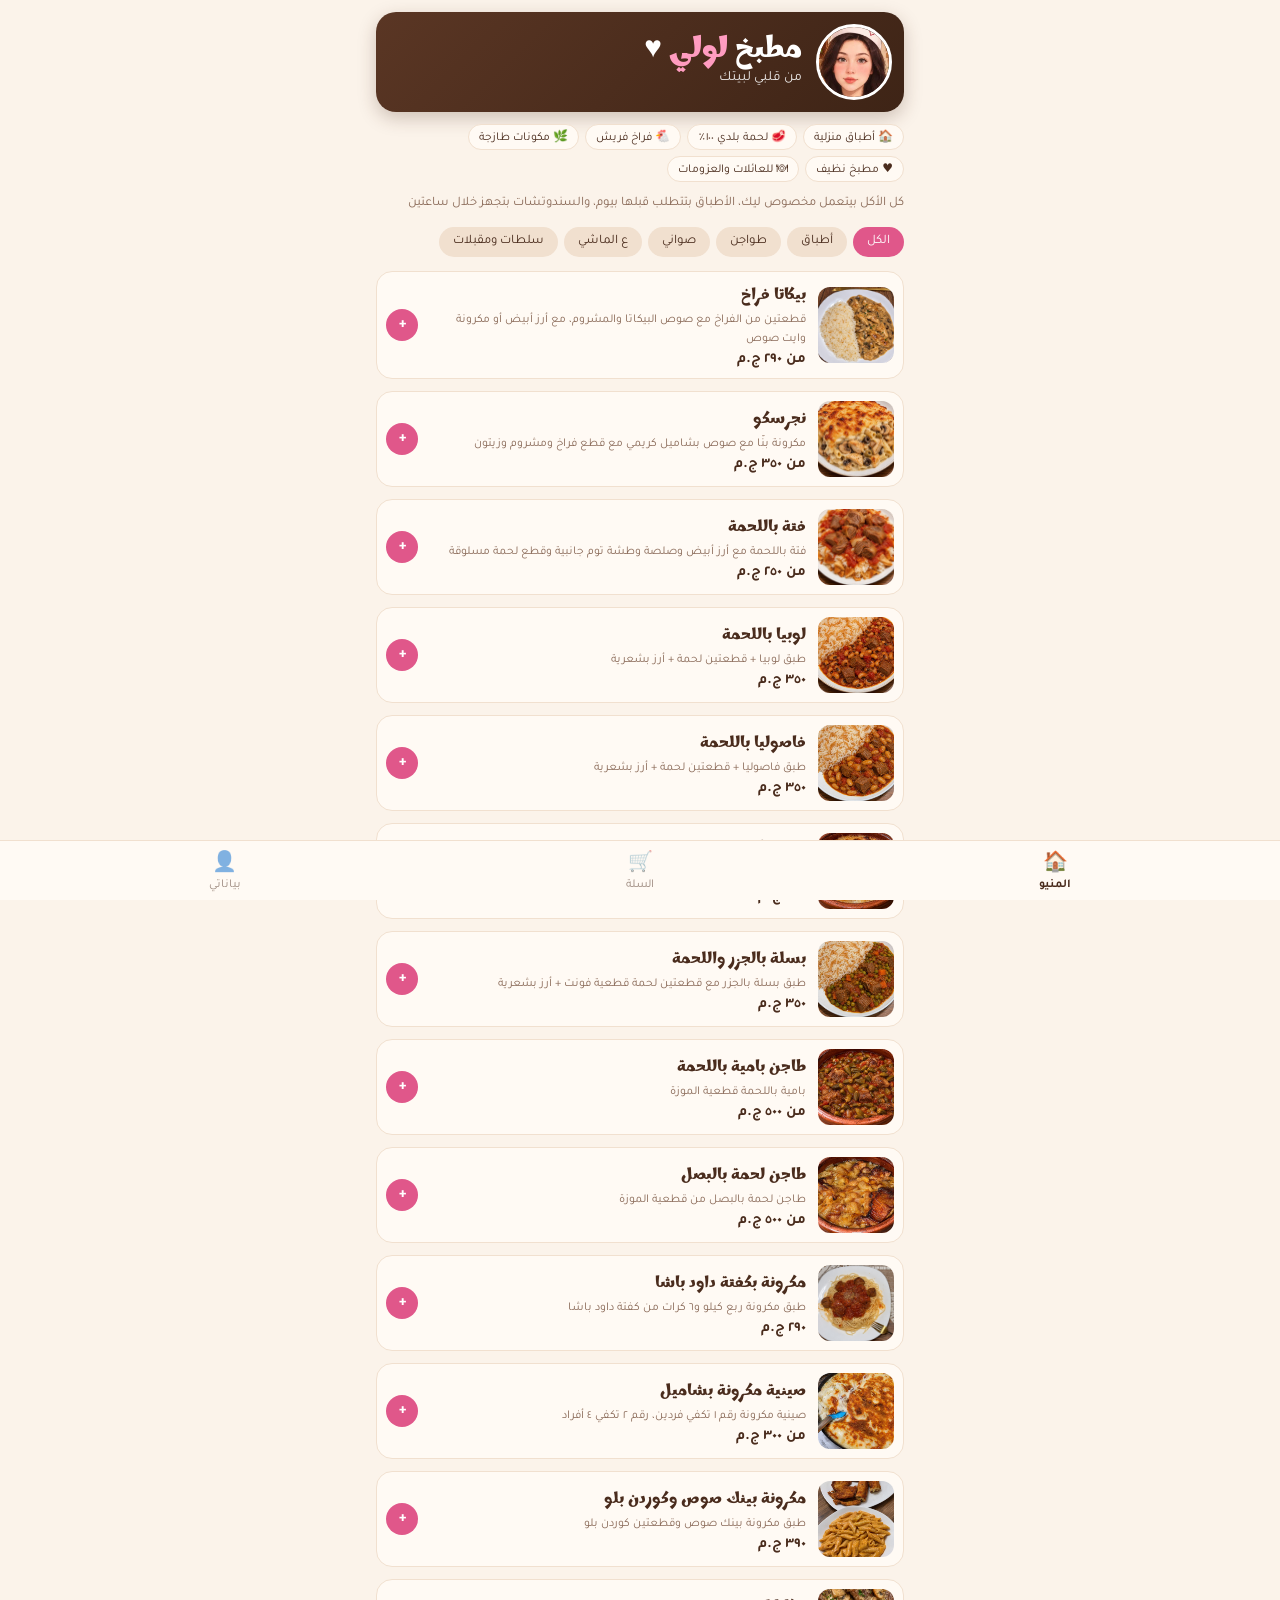
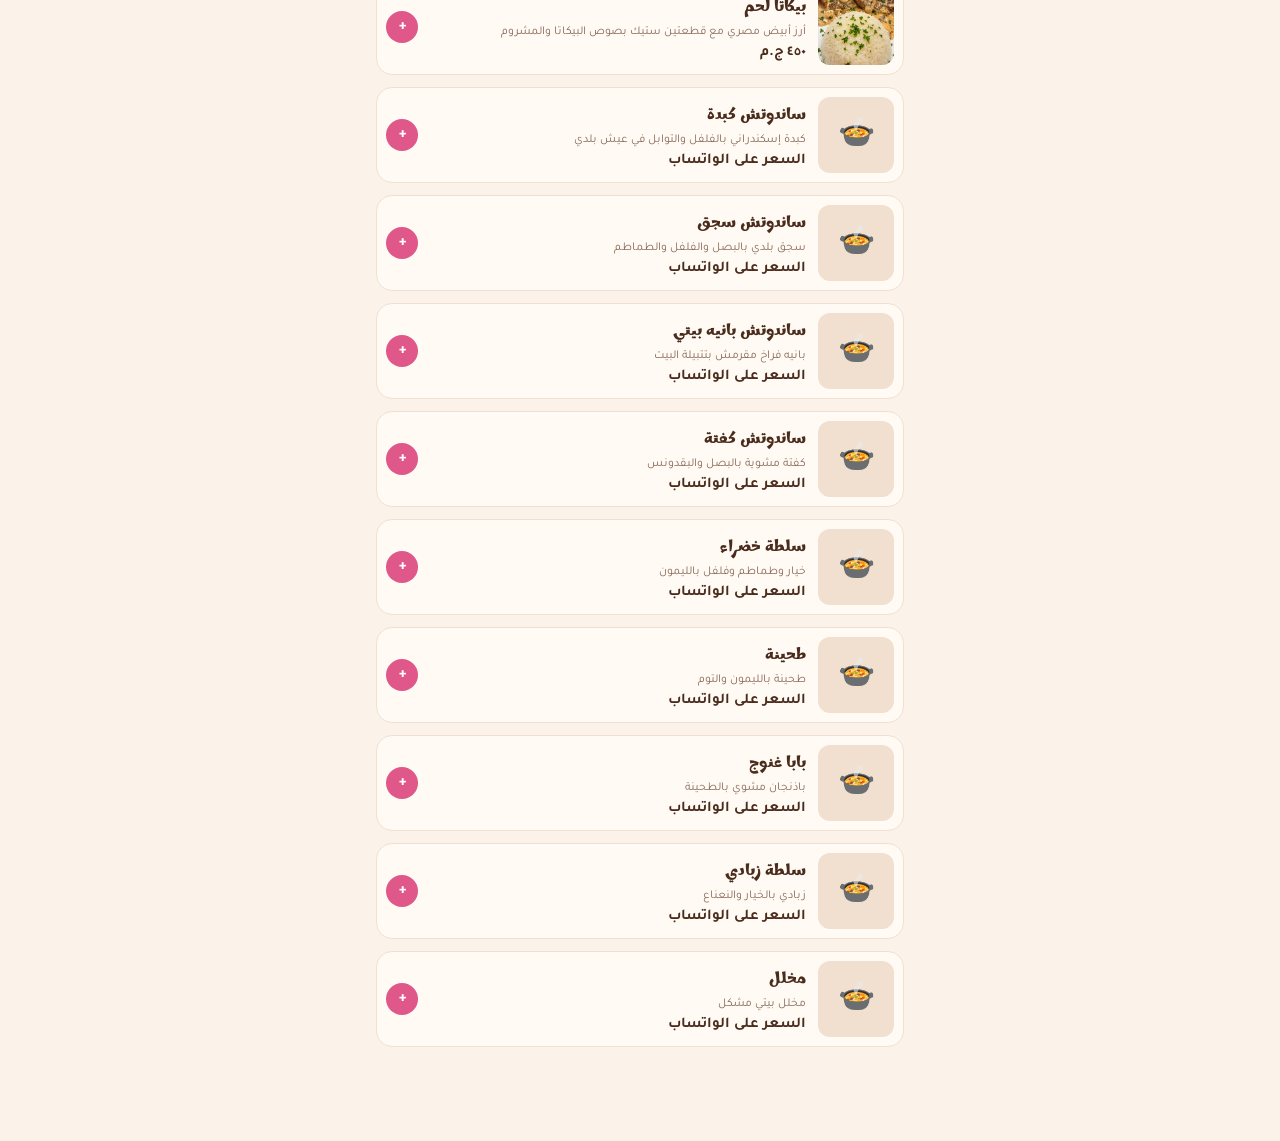
<file: index.html>
<!doctype html>
<html lang="ar" dir="rtl">
<head>
<meta charset="utf-8">
<meta name="viewport" content="width=device-width,initial-scale=1,viewport-fit=cover">
<meta name="theme-color" content="#4a2c1d">
<title>مطبخ لولي</title>
<link rel="manifest" href="manifest.webmanifest">
<link rel="icon" href="images/avatar.jpg"><link rel="apple-touch-icon" href="images/avatar.jpg">
<link rel="stylesheet" href="https://fonts.googleapis.com/css2?family=Marhey:wght@500;600&family=El+Messiri:wght@500;700&family=Tajawal:wght@400;500;700&display=swap">
<link rel="stylesheet" href="style.css">
</head>
<body>
<main class="page" id="view"></main>
<nav class="nav">
  <a href="#" data-v="menu"><i>🏠</i>المنيو</a>
  <a href="#cart" data-v="cart"><i>🛒</i>السلة<span class="badge" id="count" hidden></span></a>
  <a href="#me" data-v="me"><i>👤</i>بياناتي</a>
</nav>
<div id="sheet"></div>
<script type="module">
import { TYPES, listItems, cart, cartTotals, orderMessage, whatsappUrl, getSettings, money, esc, ls } from './app.js';

const $ = s => document.querySelector(s), view = $('#view');
let items = [], settings, filter = 'الكل';
const thumb = (it, cls = 'thumb') => `<div class="${cls}" style="${it.image ? `background-image:url('${it.image}')` : ''}">${it.image ? '' : '🍲'}</div>`;
const fromPrice = it => { const p = it.sizes.map(s => s.price).filter(x => x != null && x !== '');
  return p.length ? (it.sizes.length > 1 ? 'من ' : '') + money(Math.min(...p)) : money(null); };
const toast = t => { const d = document.createElement('div'); d.className = 'toast'; d.textContent = t; document.body.append(d); setTimeout(() => d.remove(), 1800); };
const updateCount = () => { const n = cart.get().reduce((a, l) => a + l.qty, 0); $('#count').hidden = !n; $('#count').textContent = n; };

function menu() {
  const list = items.filter(x => !x.hidden && (filter === 'الكل' || x.type === filter));
  view.innerHTML = `<div class="brand"><img src="images/avatar.jpg" alt=""><div><h1>مطبخ <b>لولي</b> ♥</h1><p>من قلبي لبيتك</p></div></div>
    <div class="perks"><span>🏠 أطباق منزلية</span><span>🥩 لحمة بلدي ١٠٠٪</span><span>🐔 فراخ فريش</span><span>🌿 مكونات طازجة</span><span>♥ مطبخ نظيف</span><span>🍽 للعائلات والعزومات</span></div>
    <p class="mut">كل الأكل بيتعمل مخصوص ليك، الأطباق بتتطلب قبلها بيوم، والسندوتشات بتجهز خلال ساعتين</p>
    <div class="chips">${['الكل', ...Object.keys(TYPES)].map(t => `<button class="chip ${t === filter ? 'on' : ''}" data-f="${t}">${TYPES[t] || t}</button>`).join('')}</div>
    ${list.map(it => `<button class="card item" data-open="${it.id}">${thumb(it)}<div class="t"><h3>${esc(it.name)}</h3><p>${esc(it.description)}</p><span class="num">${fromPrice(it)}</span></div><span class="plus" aria-hidden="true">+</span></button>`).join('') || '<p class="empty">مفيش أصناف هنا دلوقتي</p>'}`;
}

function openDish(id) {
  const it = items.find(x => x.id === id); let qty = 1;
  $('#sheet').innerHTML = `<div class="sheet" id="bg"><div role="dialog" aria-label="${esc(it.name)}">
    ${thumb(it, 'hero')}
    <div class="line"><h2>${esc(it.name)}</h2><button class="btn ghost small" id="x">إغلاق</button></div>
    <p>${esc(it.description)}</p>
    ${it.ingredients ? `<p class="mut"><b>المكونات:</b> ${esc(it.ingredients)}</p>` : ''}
    ${it.weight ? `<p class="mut"><b>الوزن:</b> ${esc(it.weight)}</p>` : ''}
    <span class="tag">${esc(it.type)}${it.prep ? ' · ⏱ يُطلب ' + esc(it.prep) : ''}</span>
    ${it.sizes.length > 1 ? '<h3>اختار الحجم</h3>' : ''}
    ${it.sizes.map((s, i) => `<label class="card size"><span class="row"><input type="radio" name="sz" value="${i}" ${i ? '' : 'checked'}> ${esc(s.label)}</span><span class="num">${money(s.price)}</span></label>`).join('')}
    <div class="row"><div class="qty"><button id="m" aria-label="أقل">−</button><b id="q" class="num">1</b><button id="p" aria-label="أكتر">+</button></div>
    <button class="btn grow" id="add">أضف للسلة</button></div></div></div>`;
  const close = () => $('#sheet').innerHTML = '';
  $('#x').onclick = close; $('#bg').onclick = e => e.target.id === 'bg' && close();
  $('#m').onclick = () => $('#q').textContent = qty = Math.max(1, qty - 1);
  $('#p').onclick = () => $('#q').textContent = ++qty;
  $('#add').onclick = () => {
    const size = +document.querySelector('[name=sz]:checked').value, c = cart.get();
    const l = c.find(x => x.id === id && x.size === size);
    l ? l.qty += qty : c.push({ id, size, qty });
    cart.set(c); updateCount(); close(); toast('اتضاف للسلة');
  };
}

function cartView() {
  const t = cartTotals(cart.get(), items), me = ls.get('me', {});
  if (!t.rows.length) return view.innerHTML = '<h1>السلة</h1><p class="empty">السلة فاضية. اختار من المنيو.</p><a class="btn dark" href="#">روح للمنيو</a>';
  view.innerHTML = `<h1>السلة</h1>
    ${t.rows.map((r, i) => `<div class="card item">${thumb(r)}<div class="t"><h3>${esc(r.name)}</h3><p>${esc(r.sizeLabel)}</p><span class="num">${r.price == null ? money(null) : money(r.price * r.qty)}</span></div>
      <div class="qty"><button data-q="${i}" data-d="-1" aria-label="أقل">−</button><b class="num">${r.qty}</b><button data-q="${i}" data-d="1" aria-label="أكتر">+</button></div></div>`).join('')}
    <div class="line"><h3>الإجمالي</h3><span class="num" style="font-size:20px">${money(t.total)}</span></div>
    ${t.unpriced ? '<p class="note">في أصناف سعرها هيتحدد معاك على الواتساب.</p>' : ''}
    <form id="f" class="card" style="padding:14px;display:grid;gap:10px">
      <label class="f">الاسم<input id="name" required autocomplete="name" value="${esc(me.name)}"></label>
      <label class="f">رقم الموبايل<input id="phone" required type="tel" autocomplete="tel" value="${esc(me.phone)}"></label>
      <label class="f">العنوان بالتفصيل<textarea id="address" required autocomplete="street-address">${esc(me.address)}</textarea></label>
      <label class="f">يوم التسليم<input id="date" type="date"></label>
      <label class="f">ملاحظات<textarea id="notes"></textarea></label>
      <label class="row" style="font-size:13px"><input type="checkbox" id="save" style="width:auto" ${me.name ? 'checked' : ''}> احفظ بياناتي على الموبايل ده للمرة الجاية</label>
      <button class="btn wa">اطلب على واتساب</button>
      <p class="mut" style="text-align:center">الطلب هيتبعت رسالة واتساب، والحساب والتوصيل بنتفق عليهم هناك</p>
    </form>`;
  $('#date').min = new Date().toISOString().slice(0, 10);
  $('#f').onsubmit = e => {
    e.preventDefault();
    const c = Object.fromEntries(['name', 'phone', 'address', 'date', 'notes'].map(k => [k, $('#' + k).value.trim()]));
    ls.set('me', $('#save').checked ? { name: c.name, phone: c.phone, address: c.address } : {});
    location.href = whatsappUrl(settings.whatsapp, orderMessage(cartTotals(cart.get(), items), c));
  };
}

function me() {
  const m = ls.get('me', {});
  view.innerHTML = `<h1>بياناتي</h1><p class="mut">بياناتك بتتحفظ على الموبايل ده بس، عشان متكتبهاش كل مرة.</p>
    <form id="f" class="card" style="padding:14px;display:grid;gap:10px">
      <label class="f">الاسم<input id="name" autocomplete="name" value="${esc(m.name)}"></label>
      <label class="f">رقم الموبايل<input id="phone" type="tel" autocomplete="tel" value="${esc(m.phone)}"></label>
      <label class="f">العنوان<textarea id="address">${esc(m.address)}</textarea></label>
      <button class="btn dark">احفظ</button></form>
    <button class="btn red" id="clr">امسح السلة</button>`;
  $('#f').onsubmit = e => { e.preventDefault(); ls.set('me', { name: $('#name').value, phone: $('#phone').value, address: $('#address').value }); toast('اتحفظ'); };
  $('#clr').onclick = () => { cart.set([]); updateCount(); toast('السلة اتمسحت'); };
}

function route() {
  const v = location.hash.slice(1) || 'menu';
  document.querySelectorAll('.nav a').forEach(a => a.classList.toggle('on', a.dataset.v === v));
  ({ cart: cartView, me }[v] || menu)(); updateCount(); scrollTo(0, 0);
}
view.onclick = e => {
  const f = e.target.closest('[data-f]'), o = e.target.closest('[data-open]'), q = e.target.closest('[data-q]');
  if (f) { filter = f.dataset.f; menu(); }
  if (o) openDish(o.dataset.open);
  if (q) { const c = cartTotals(cart.get(), items).rows.map(({ id, size, qty }) => ({ id, size, qty })), r = c[q.dataset.q];
    r.qty += +q.dataset.d; cart.set(c.filter(x => x.qty > 0)); cartView(); updateCount(); }
};
addEventListener('hashchange', route);
view.innerHTML = '<p class="empty">جاري التحميل…</p>';
try { [items, settings] = await Promise.all([listItems(), getSettings()]); route(); }
catch (e) { view.innerHTML = '<p class="empty">مقدرناش نحمّل المنيو. اتأكد من النت وجرّب تاني.</p>'; console.error(e); }
</script>
</body>
</html>
</file>
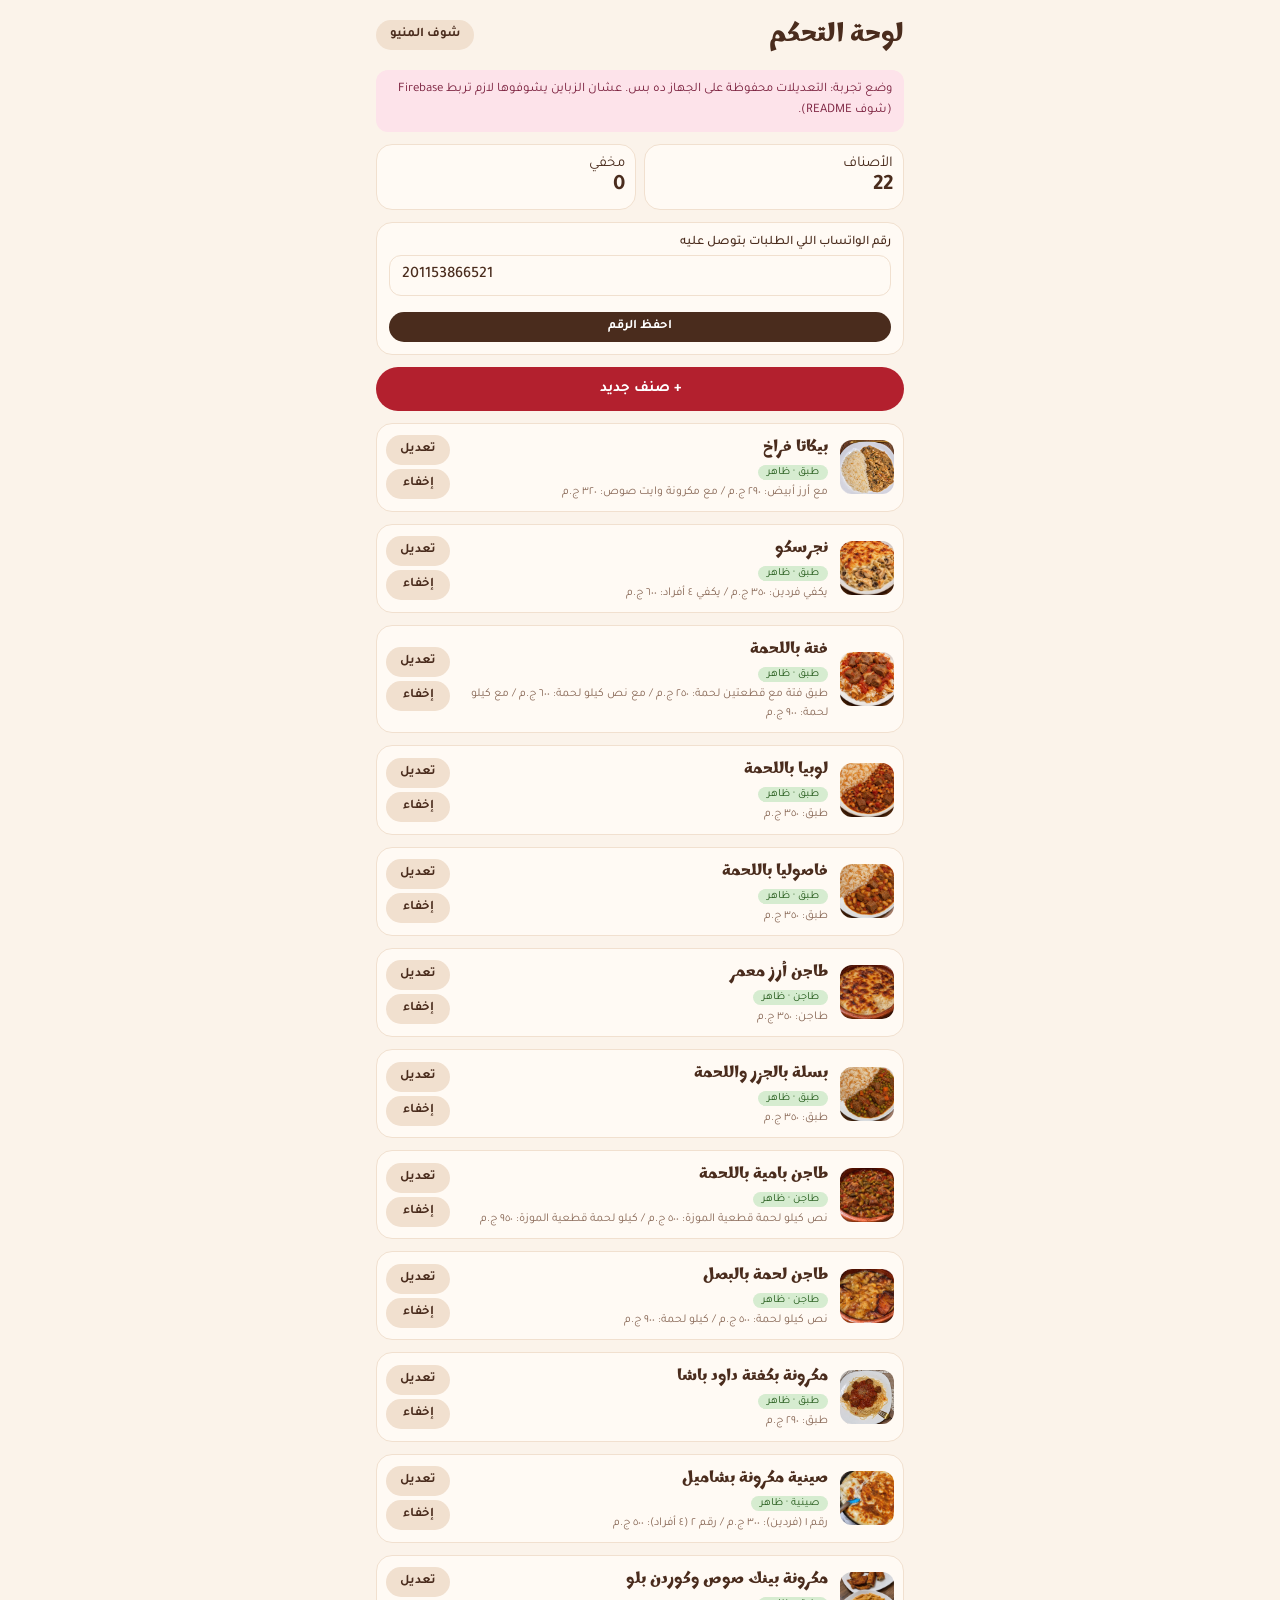
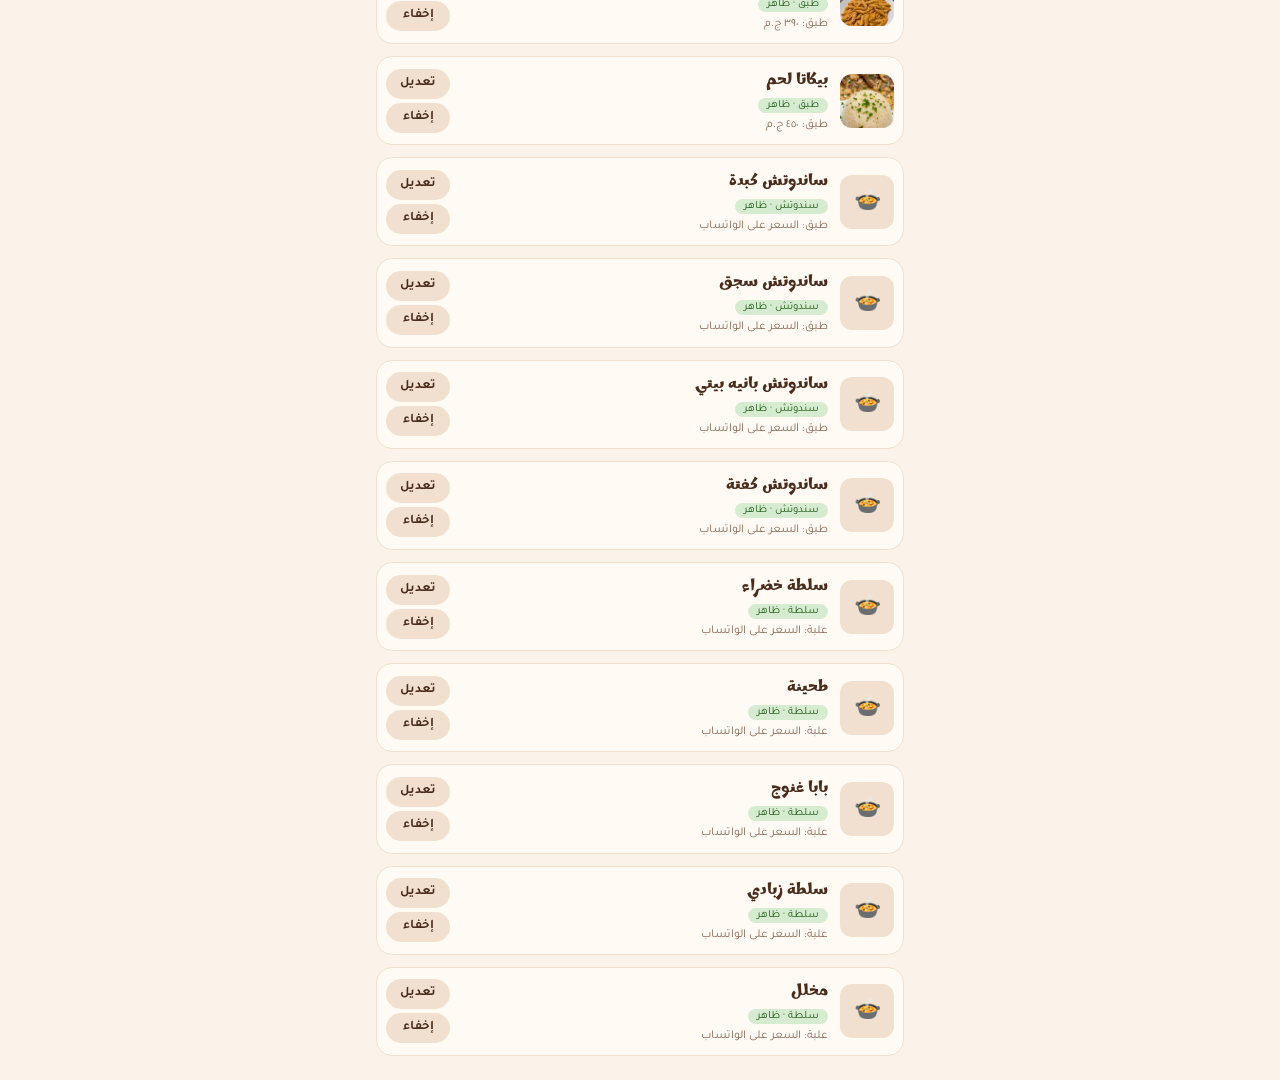
<file: admin.html>
<!doctype html>
<html lang="ar" dir="rtl">
<head>
<meta charset="utf-8">
<meta name="viewport" content="width=device-width,initial-scale=1,viewport-fit=cover">
<meta name="theme-color" content="#4a2c1d">
<meta name="robots" content="noindex">
<title>لوحة التحكم - مطبخ لولي</title>
<link rel="icon" href="images/avatar.jpg">
<link rel="stylesheet" href="https://fonts.googleapis.com/css2?family=Marhey:wght@500;600&family=El+Messiri:wght@500;700&family=Tajawal:wght@400;500;700&display=swap">
<link rel="stylesheet" href="style.css">
</head>
<body style="padding-bottom:0">
<main class="page" id="view"></main>
<div id="sheet"></div>
<script type="module">
import { TYPES, DEMO, listItems, saveItem, deleteItem, seedFirebase, onAdmin, login, logout, resizeImage, money, esc, getSettings, saveSettings, normalizePhone } from './app.js';

const $ = s => document.querySelector(s), view = $('#view');
let items = [], settings;
const toast = t => { const d = document.createElement('div'); d.className = 'toast'; d.textContent = t; d.style.bottom = '24px'; document.body.append(d); setTimeout(() => d.remove(), 1800); };

function loginView() {
  view.innerHTML = `<h1>لوحة التحكم</h1><form id="f" class="card" style="padding:14px;display:grid;gap:10px">
    <label class="f">الإيميل<input id="em" type="email" required autocomplete="username"></label>
    <label class="f">الباسورد<input id="pw" type="password" required autocomplete="current-password"></label>
    <p class="err" id="er"></p><button class="btn dark">دخول</button></form>`;
  $('#f').onsubmit = async e => { e.preventDefault();
    try { await login($('#em').value, $('#pw').value); } catch { $('#er').textContent = 'الإيميل أو الباسورد غلط'; } };
}

async function list() {
  [items, settings] = await Promise.all([listItems(), getSettings()]);
  const hidden = items.filter(x => x.hidden).length;
  view.innerHTML = `<div class="top"><h1>لوحة التحكم</h1><div class="row"><a class="btn ghost small" href="index.html">شوف المنيو</a>${DEMO ? '' : '<button class="btn ghost small" id="out">خروج</button>'}</div></div>
    ${DEMO ? '<p class="note">وضع تجربة: التعديلات محفوظة على الجهاز ده بس. عشان الزباين يشوفوها لازم تربط Firebase (شوف README).</p>' : ''}
    <div class="row"><div class="card grow" style="padding:10px">الأصناف<br><b class="num" style="font-size:22px">${items.length}</b></div>
      <div class="card grow" style="padding:10px">مخفي<br><b class="num" style="font-size:22px">${hidden}</b></div></div>
    <form id="wa" class="card" style="padding:12px;display:grid;gap:8px">
      <label class="f">رقم الواتساب اللي الطلبات بتوصل عليه<input id="wan" type="tel" inputmode="tel" dir="ltr" value="${esc(settings.whatsapp)}" placeholder="01012345678"></label>
      <p class="err" id="waer"></p><button class="btn dark small">احفظ الرقم</button></form>
    <button class="btn" id="new">+ صنف جديد</button>
    ${!items.length && !DEMO ? '<button class="btn ghost" id="seed">ضيف الأصناف الجاهزة (١٣ صنف)</button>' : ''}
    ${items.map(it => `<div class="card item" style="cursor:default">
      <div class="thumb" style="width:54px;height:54px;font-size:22px;${it.image ? `background-image:url('${it.image}')` : ''}">${it.image ? '' : '🍲'}</div>
      <div class="t"><h3>${esc(it.name)}</h3><span><span class="pill ${it.hidden ? 'off-p' : 'on-p'}">${esc(it.type)} · ${it.hidden ? 'مخفي' : 'ظاهر'}</span></span>
        <p>${it.sizes.map(s => `${esc(s.label)}: ${money(s.price)}`).join(' / ')}</p></div>
      <div style="display:grid;gap:4px"><button class="btn ghost small" data-e="${it.id}">تعديل</button>
        <button class="btn ghost small" data-h="${it.id}">${it.hidden ? 'إظهار' : 'إخفاء'}</button></div></div>`).join('')}`;
  $('#new').onclick = () => form();
  $('#wa').onsubmit = async e => { e.preventDefault();
    const n = normalizePhone($('#wan').value);
    if (!n) return $('#waer').textContent = 'الرقم مش صح. اكتبه كده: 01012345678';
    try { await saveSettings({ ...settings, whatsapp: n }); $('#waer').textContent = ''; $('#wan').value = n; toast('رقم الواتساب اتحفظ'); }
    catch { $('#waer').textContent = 'الحفظ فشل، جرّب تاني'; } };
  $('#out') && ($('#out').onclick = logout);
  $('#seed') && ($('#seed').onclick = async () => { $('#seed').disabled = true; await seedFirebase(); list(); });
}

view.onclick = async e => {
  const ed = e.target.closest('[data-e]'), h = e.target.closest('[data-h]');
  if (ed) form(items.find(x => x.id === ed.dataset.e));
  if (h) { const it = items.find(x => x.id === h.dataset.h); h.disabled = true;
    try { await saveItem({ ...it, hidden: !it.hidden }); toast(it.hidden ? 'الصنف ظاهر دلوقتي' : 'الصنف اتخفى من المنيو'); }
    catch (err) { toast(err.message || 'حصلت مشكلة، جرّب تاني'); }
    list(); }
};

function form(it = { name: '', type: 'طبق', description: '', ingredients: '', weight: '', prep: 'قبلها بيوم', image: '', sizes: [{ label: 'طبق', price: '' }], hidden: false }) {
  let image = it.image;
  const sizeRow = (s = { label: '', price: '' }) => `<div class="row sz"><input class="grow" placeholder="الحجم (مثلاً نص كيلو)" value="${esc(s.label)}" required>
    <input type="number" min="0" inputmode="numeric" placeholder="السعر" value="${s.price ?? ''}" style="width:100px"><button type="button" class="btn red small" data-rm aria-label="امسح الحجم">×</button></div>`;
  $('#sheet').innerHTML = `<div class="sheet"><div role="dialog" aria-label="بيانات الصنف"><form id="f" style="display:grid;gap:10px;padding-top:16px">
    <div class="line"><h2>${it.id ? 'تعديل صنف' : 'صنف جديد'}</h2><button type="button" class="btn ghost small" id="x">إلغاء</button></div>
    <label class="f">الصورة<div class="row"><div class="thumb" id="pv" style="${image ? `background-image:url('${image}')` : ''}">${image ? '' : '📷'}</div><input type="file" id="img" accept="image/*"></div></label>
    <label class="f">اسم الصنف<input id="name" required value="${esc(it.name)}"></label>
    <label class="f">النوع<select id="type">${Object.keys(TYPES).map(t => `<option value="${t}" ${t === it.type ? 'selected' : ''}>${t} (${TYPES[t]})</option>`).join('')}</select></label>
    <label class="f">تفاصيل الطبق<textarea id="description">${esc(it.description)}</textarea></label>
    <label class="f">المكونات<textarea id="ingredients">${esc(it.ingredients)}</textarea></label>
    <label class="f">الوزن<input id="weight" placeholder="مثلاً ٥٠٠ جرام" value="${esc(it.weight)}"></label>
    <label class="f">وقت التحضير<input id="prep" value="${esc(it.prep)}"></label>
    <div class="f" style="font-size:13px;font-weight:500">الأحجام والأسعار <span class="mut">(سيب السعر فاضي لو هيتحدد على الواتساب)</span></div>
    <div id="sizes" style="display:grid;gap:6px">${it.sizes.map(sizeRow).join('')}</div>
    <button type="button" class="btn ghost small" id="addsz">+ حجم تاني</button>
    <label class="row" style="font-size:14px"><input type="checkbox" id="hidden" style="width:auto" ${it.hidden ? 'checked' : ''}> مخفي من المنيو</label>
    <p class="err" id="er"></p>
    <button class="btn dark" id="sv">حفظ</button>
    ${it.id ? '<button type="button" class="btn red" id="del">حذف الصنف</button>' : ''}
  </form></div></div>`;
  const close = () => $('#sheet').innerHTML = '';
  $('#x').onclick = close;
  $('#addsz').onclick = () => $('#sizes').insertAdjacentHTML('beforeend', sizeRow());
  $('#sizes').onclick = e => e.target.closest('[data-rm]') && $('#sizes').children.length > 1 && e.target.closest('.sz').remove();
  $('#img').onchange = async e => { try { image = await resizeImage(e.target.files[0]);
    $('#pv').style.backgroundImage = `url('${image}')`; $('#pv').textContent = ''; } catch (err) { $('#er').textContent = err.message; } };
  if (it.id) $('#del').onclick = async function () {
    if (this.dataset.sure) { await deleteItem(it.id); close(); toast('الصنف اتحذف'); return list(); }
    this.dataset.sure = 1; this.textContent = 'متأكد؟ اضغط تاني للحذف';
  };
  $('#f').onsubmit = async e => {
    e.preventDefault(); $('#sv').disabled = true;
    const v = k => $('#' + k).value.trim();
    const sizes = [...document.querySelectorAll('.sz')].map(r => { const [l, p] = r.querySelectorAll('input');
      return { label: l.value.trim(), price: p.value === '' ? null : Number(p.value) }; });
    try {
      await saveItem({ ...it, name: v('name'), type: v('type'), description: v('description'), ingredients: v('ingredients'),
        weight: v('weight'), prep: v('prep'), image, sizes, hidden: $('#hidden').checked });
      close(); toast('اتحفظ'); list();
    } catch (err) { $('#er').textContent = err.message || 'الحفظ فشل، جرّب تاني'; $('#sv').disabled = false; }
  };
}

onAdmin(ok => ok ? list().catch(e => { view.innerHTML = '<p class="empty">مقدرناش نحمّل الأصناف.</p>'; console.error(e); }) : loginView());
</script>
</body>
</html>
</file>
<file: style.css>
:root{--bg:#fbf3ea;--ink:#4a2c1d;--acc:#e0578a;--red:#b3202e;--card:#fffaf4;--soft:#f1e0cf;--mut:#8a6a58;--danger:#b3261e;color-scheme:light}
*{box-sizing:border-box}
html,body{margin:0}
body{background:var(--bg);color:var(--ink);font-family:Tajawal,system-ui,sans-serif;direction:rtl;font-size:15px;
  padding-bottom:calc(70px + env(safe-area-inset-bottom,0px))}
.page{max-width:560px;margin:0 auto;padding:12px max(16px,env(safe-area-inset-left,0px)) 24px max(16px,env(safe-area-inset-right,0px));display:grid;gap:12px}
h1,h2,h3{font-family:Marhey,'El Messiri',sans-serif;margin:0;font-weight:600}
h1{font-size:26px}h2{font-size:21px}h3{font-size:16px}
p{margin:0;line-height:1.6}
.mut{color:var(--mut);font-size:13px}
.top{display:flex;justify-content:space-between;align-items:center;gap:8px}
.chips{display:flex;gap:6px;overflow-x:auto;padding-bottom:2px}
.chip{border:0;background:var(--soft);color:var(--ink);padding:7px 14px;border-radius:99px;font:inherit;font-size:13px;white-space:nowrap;cursor:pointer}
.chip.on{background:var(--acc);color:#fff}
.card{background:var(--card);border:1px solid var(--soft);border-radius:16px}
.item{display:flex;gap:12px;align-items:center;padding:9px;cursor:pointer;text-align:right;width:100%;font:inherit;color:inherit}
.thumb{width:76px;height:76px;flex:none;border-radius:12px;background:var(--soft) center/cover;display:grid;place-items:center;font-size:30px}
.item .t{flex:1;min-width:0;display:grid;gap:2px}
.item .t p{font-size:12px;color:var(--mut);display:-webkit-box;-webkit-line-clamp:2;-webkit-box-orient:vertical;overflow:hidden}
.num{font-variant-numeric:tabular-nums;font-weight:700}
.plus{width:32px;height:32px;border-radius:50%;background:var(--acc);color:#fff;display:grid;place-items:center;font-weight:800;flex:none}
.tag{display:inline-block;width:max-content;color:var(--red);background:#fde3ea;padding:2px 9px;border-radius:6px;font-size:12px}
.btn{border:0;font:inherit;font-weight:700;background:var(--red);color:#fff;padding:13px 18px;border-radius:99px;cursor:pointer;text-align:center;text-decoration:none;display:block}
.btn.dark{background:var(--ink);color:#fff}.btn.ghost{background:var(--soft);color:var(--ink)}.btn.wa{background:#25d366;color:#06361a}
.btn.small{padding:7px 14px;font-size:13px}.btn.red{background:#f6dcd9;color:var(--danger)}
button:focus-visible,a:focus-visible,input:focus-visible,select:focus-visible,textarea:focus-visible{outline:2px solid var(--acc);outline-offset:2px}
.nav{position:fixed;bottom:0;inset-inline:0;background:var(--card);border-top:1px solid var(--soft);display:flex;justify-content:space-around;
  padding:8px max(16px,env(safe-area-inset-right,0px)) calc(8px + env(safe-area-inset-bottom,0px)) max(16px,env(safe-area-inset-left,0px));z-index:5}
.nav a{color:var(--ink);opacity:.55;text-decoration:none;display:grid;justify-items:center;font-size:12px;gap:1px;position:relative}
.nav a.on{opacity:1;font-weight:700}.nav i{font-style:normal;font-size:20px}
.badge{position:absolute;top:-4px;left:-8px;background:var(--acc);color:#fff;border-radius:99px;font-size:10px;padding:0 6px;font-weight:700}
.sheet{position:fixed;inset:0;background:rgba(60,30,20,.45);z-index:10;display:flex;align-items:flex-end;justify-content:center}
.sheet>div{background:var(--bg);width:100%;max-width:560px;max-height:92vh;overflow:auto;border-radius:22px 22px 0 0;
  padding:0 max(16px,env(safe-area-inset-right,0px)) calc(16px + env(safe-area-inset-bottom,0px)) max(16px,env(safe-area-inset-left,0px));display:grid;gap:12px}
.hero{height:220px;margin:0 -16px;background:var(--soft) center/cover;display:grid;place-items:center;font-size:70px}
.size{display:flex;justify-content:space-between;align-items:center;gap:8px;padding:12px 14px;cursor:pointer}
.size:has(input:checked){border:2px solid var(--acc)}
.size input{accent-color:var(--acc)}
.qty{display:flex;align-items:center;gap:10px}
.qty button{width:30px;height:30px;border-radius:50%;border:0;background:var(--soft);font:inherit;font-weight:800;cursor:pointer;color:var(--ink)}
label.f{display:grid;gap:4px;font-size:13px;font-weight:500}
input,select,textarea{font:inherit;font-size:16px;color:var(--ink);background:var(--card);border:1px solid var(--soft);border-radius:12px;padding:10px 12px;width:100%}
textarea{min-height:70px;resize:vertical}
.row{display:flex;gap:8px;align-items:center}.row>*{min-width:0}.grow{flex:1}
.line{display:flex;justify-content:space-between;align-items:center;gap:8px}
.pill{padding:2px 9px;border-radius:99px;font-size:11px}.on-p{background:#d6ecd0;color:#245a1a}.off-p{background:#e9e6dc;color:#777}
.empty{text-align:center;padding:30px 10px;color:var(--mut)}
.err{color:var(--danger);font-size:13px}
.note{background:#fde3ea;color:#7a1f3d;border-radius:12px;padding:10px 12px;font-size:13px}
.toast{position:fixed;bottom:calc(84px + env(safe-area-inset-bottom,0px));left:50%;transform:translateX(-50%);background:var(--ink);color:#fff;padding:9px 18px;border-radius:99px;z-index:20;font-size:14px}
@media (prefers-reduced-motion:no-preference){.sheet>div{animation:up .22s ease-out}@keyframes up{from{transform:translateY(40px);opacity:.6}}}
.size>.row{flex:1}

.brand{display:flex;gap:14px;align-items:center;padding:12px;border-radius:20px;color:#fff;
  background:linear-gradient(135deg,#5a3624,#3e2416);box-shadow:0 6px 18px rgba(74,44,29,.25)}
.brand img{width:76px;height:76px;border-radius:50%;object-fit:cover;border:3px solid #fff;flex:none}
.brand h1{font-size:30px;line-height:1.1}.brand h1 b{color:#ff9cc0}
.brand p{font-size:14px;opacity:.9}
.perks{display:flex;gap:6px;flex-wrap:wrap;font-size:12px}.perks span{background:var(--card);border:1px solid var(--soft);border-radius:99px;padding:4px 10px}
.size>.row{display:block}.size input{width:auto;margin-inline-end:8px;vertical-align:middle}
</file>
